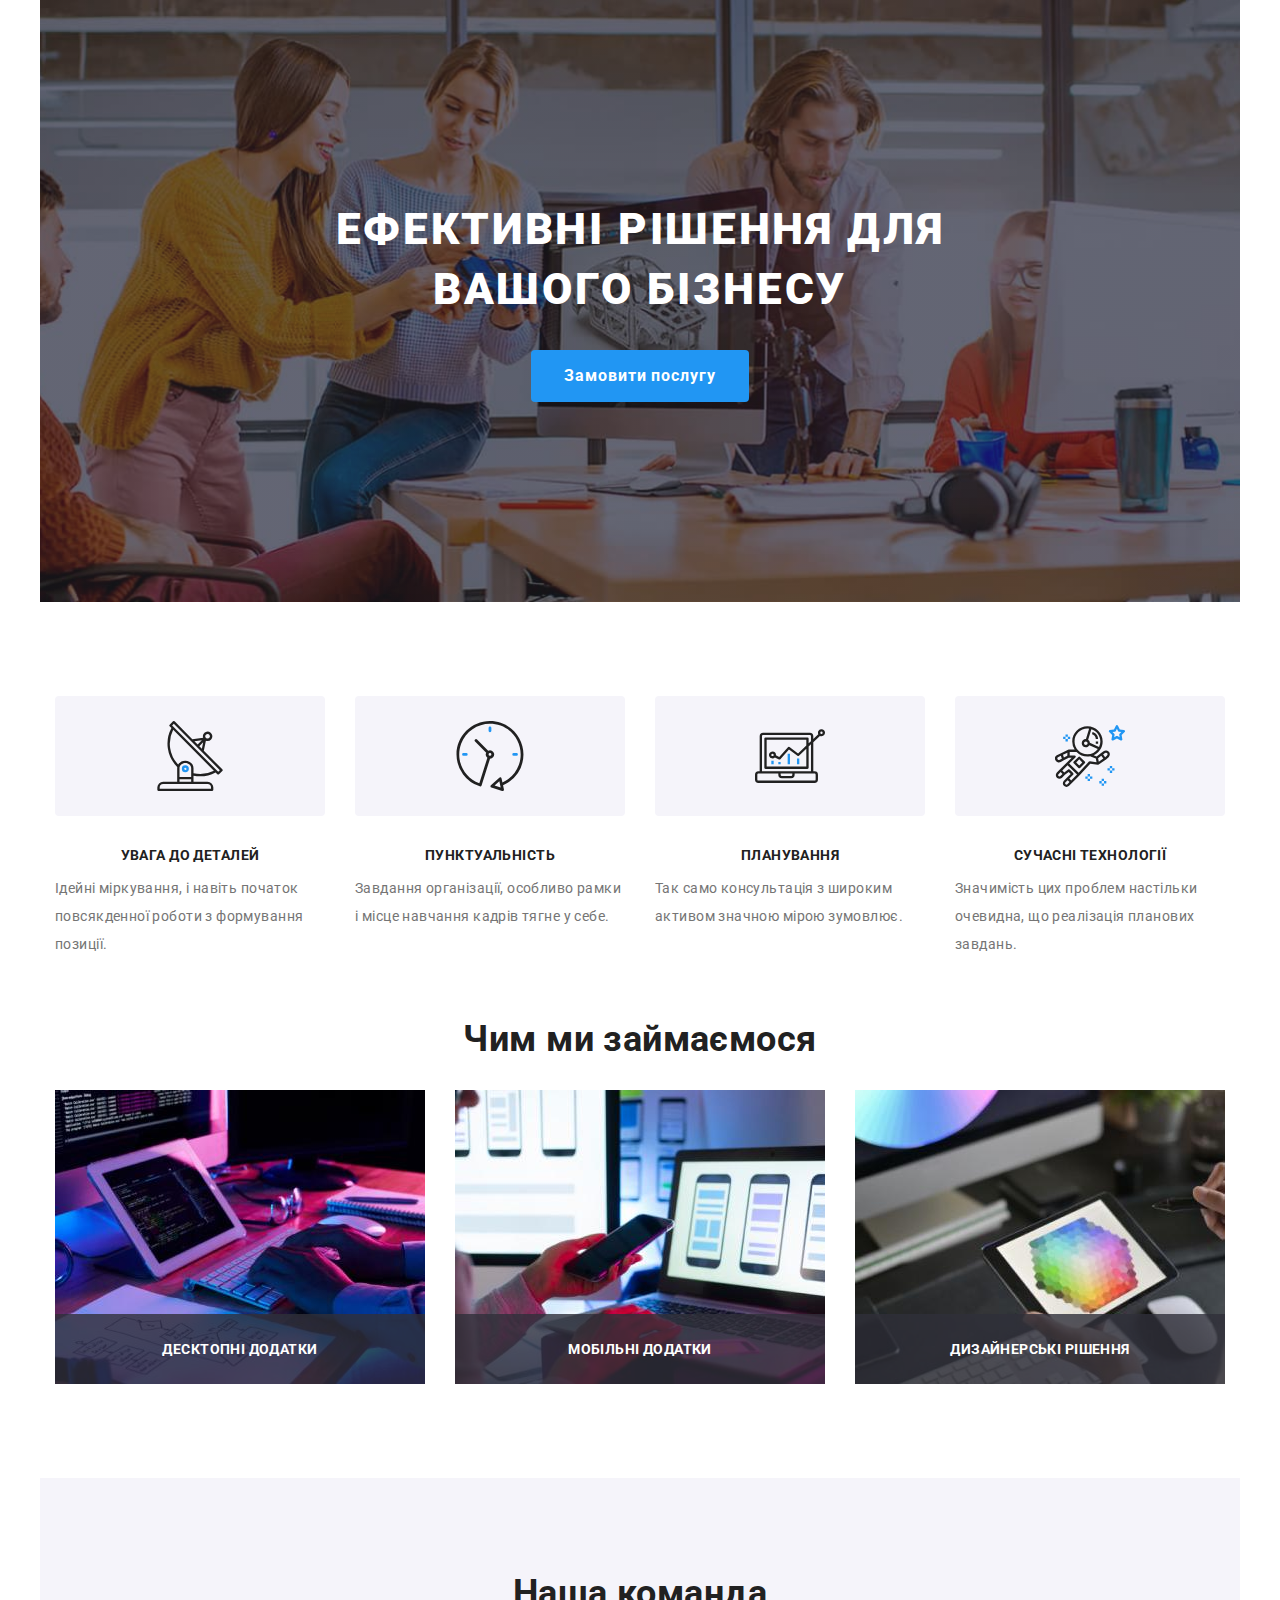
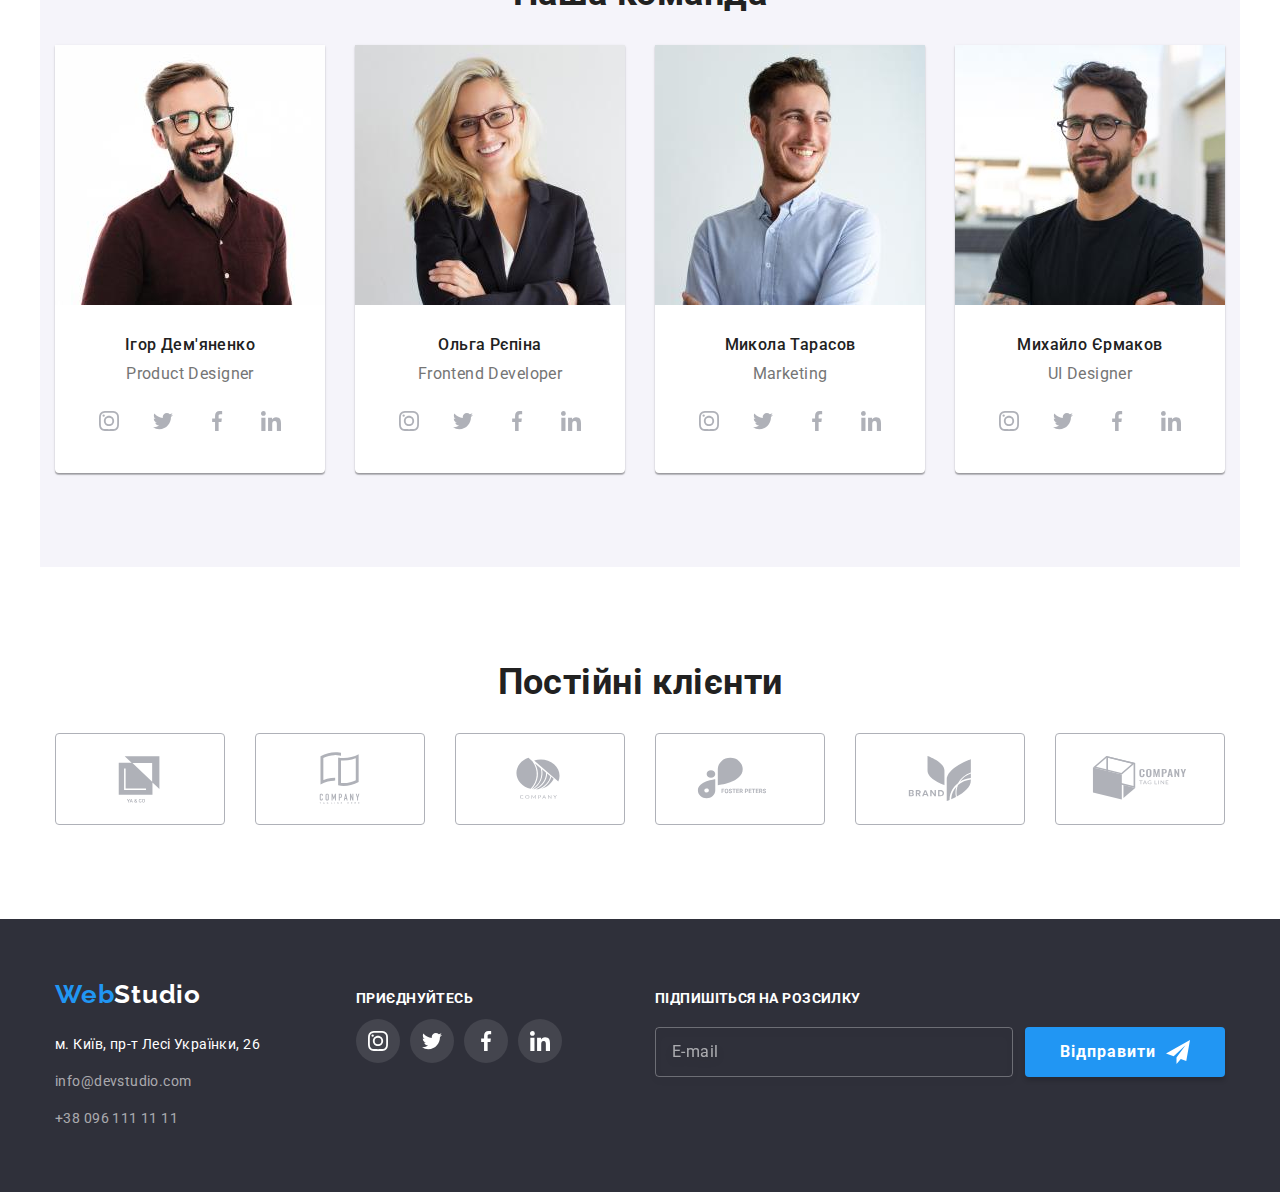
<file: index.html>
<!DOCTYPE html>
<html lang="uk">
  <head>
    <meta charset="UTF-8" />
    <meta http-equiv="X-UA-Compatible" content="IE=edge" />
    <meta name="viewport" content="width=device-width, initial-scale=1.0" />
    <title>WebStudio</title>
    <!--CCS files connection-->
    <!--<link rel="preconnect" href="https://fonts.googleapis.com">
    <link rel="preconnect" href="https://fonts.gstatic.com" crossorigin>-->
    <link
      href="https://fonts.googleapis.com/css2?family=Raleway:wght@700&family=Roboto:wght@400;500;700;900&display=swap"
      rel="stylesheet"
    />
    <link
      rel="stylesheet"
      href="https://cdnjs.cloudflare.com/ajax/libs/modern-normalize/1.1.0/modern-normalize.min.css"
    />
    <link rel="stylesheet" href="./css/main.min.css">
  </head>

  <body>
    <!-- Header Main-->
    <!-- <header class="header">
      <div class="container header__menu">
        <nav class="header-navigation">
          <a href="./index.html" class="logo logo__padding">
            <span class="logo__web--accent">Web</span
            ><span class="logo__header--accent">Studio</span></a
          >

          <ul class="header__link--main list">
            <li class="item">
              <a href="./index.html" class="link current">Студія</a>
            </li>
            <li class="item">
              <a href="./portfolio.html" class="link">Портфоліо</a>
            </li>
            <li class="item">
              <a href="./index.html" class="link">Контакти</a>
            </li>
          </ul>
        </nav>

        <ul class="header-link__contacts list header-navigation">
          <li class="item">
            <a href="mailto:info@devstudio.com" class="header__email header__icon">
              <svg width="16" height="12">
                <use href="./images/icons.svg#icon-envelope-hover"></use></svg
              >info@devstudio.com</a
            >
          </li>
          <li class="item">
            <a href="tel:+380961111111" class="header__phone header__icon">
              <svg width="10" height="16">
                <use href="./images/icons.svg#icon-smartphone"></use></svg
              >+38 096 111 11 11</a
            >
          </li>
        </ul>
      </div>
    </header> -->

    <main>
      <!--Hero Section-->
      <section class="hero overlay">
        <div class="container">
          <h1 class="hero__title">
            Ефективні рішення для <br />
            вашого бізнесу
          </h1>
          <button type="button" class="button button__primary" data-modal-open>
            Замовити послугу
          </button>
        </div>
      </section>

      <div class="backdrop is-hidden" data-modal>
        <div class="modal">
          <button data-modal-close class="button__close--modal">
            <svg width="18" height="18">
              <use href="./images/icons.svg#icon-btn-close-modal"></use>
            </svg>
          </button>

          <p class="modal__title">Залиште свої дані, ми вам передзвонимо</p>
          <form action="#" class="modal__form">
            <div class="modal__field">
              <label for="user-name" class="modal__block--name">Ім'я</label>
              <div class="modal-input__wrapper">
                <input
                  type="text"
                  name="user-name"
                  class="modal__input"
                  placeholder=""
                  required
                  id="user-name"
                />
                <svg class="modal__icon" width="18" height="18">
                  <use href="./images/icons.svg#icon-person-black-18dp-1"></use>
                </svg>
              </div>
            </div>

            <div class="modal__field">
              <label for="phone" class="modal__block--name">Телефон</label>
              <div class="modal-input__wrapper">
                <input
                  type="tel"
                  name="phone"
                  class="modal__input"
                  placeholder=""
                  required
                  id="phone"
                />
                <svg class="modal__icon" width="18" height="18">
                  <use href="./images/icons.svg#icon-phone-black-18dp-1"></use>
                </svg>
              </div>
            </div>

            <div class="modal__field">
              <label for="email" class="modal__block--name">Пошта</label>
              <div class="modal-input__wrapper">
                <input
                  type="email"
                  name="email"
                  class="modal__input"
                  placeholder=""
                  required
                  id="email"
                />
                <svg class="modal__icon" width="18" height="18">
                  <use href="./images/icons.svg#icon-email-black-18dp-1"></use>
                </svg>
              </div>
            </div>

            <div class="modal__field">
              <label for="user-text" class="modal__block--name">Коментар</label>
              <textarea
                name="user-text"
                id="user-text"
                placeholder="Введіть текст"
                class="modal__comments"
              ></textarea>
            </div>

            <div class="modal__field">
              <input
                type="checkbox"
                name="policy"
                id="policy"
                class="modal__check visibility-hidden"
              />
              <label for="policy" class="modal__check--text">
                <span class="modal__icon--check">
                  <svg width="16" height="15">
                    <use href="./images/icons.svg#icon-v-checker"></use></svg
                ></span>
                <span
                  >Погоджуюся з розсилкою та приймаю
                  <a class="modal__link--policy" href="./index.html"
                    >Умови договору</a
                  ></span
                ></label
              >
            </div>

            <button type="submit" class="modal__button">Відправити</button>
          </form>
        </div>
      </div>

      <!--Section 2-->
<!-- <h2>Наші переваги</h2> -->

      <section class="section-advantage">
        <div class="container">
          <h2 class="title-main visibility-hidden">Наші переваги</h2>

          <ul class="list section-advantage__list">
            <li class="item">
              <div class="section-advantage__icon">
                <svg width="70" height="70">
                  <use href="./images/icons.svg#icon-antenna-1"></use>
                </svg>
              </div>

              <h3 class="title-secondary">Увага до деталей</h3>
              <p class="title-secondary__text">
                Ідейні міркування, і навіть початок повсякденної роботи з
                формування позиції.
              </p>
            </li>

            <li class="item icon-clock">
              <div class="section-advantage__icon">
                <svg width="70" height="70">
                  <use href="./images/icons.svg#icon-clock-1"></use>
                </svg>
              </div>

              <h3 class="title-secondary">Пунктуальність</h3>
              <p class="title-secondary__text">
                Завдання організації, особливо рамки і місце навчання кадрів
                тягне у себе.
              </p>
            </li>

            <li class="item icon-graphic">
              <div class="section-advantage__icon">
                <svg width="70" height="70">
                  <use href="./images/icons.svg#icon-diagram-1"></use>
                </svg>
              </div>

              <h3 class="title-secondary">Планування</h3>
              <p class="title-secondary__text">
                Так само консультація з широким активом значною мірою зумовлює.
              </p>
            </li>

            <li class="item icon-astronaut">
              <div class="section-advantage__icon">
                <svg width="70" height="70">
                  <use href="./images/icons.svg#icon-astronaut-1"></use>
                </svg>
              </div>

              <h3 class="title-secondary">Сучасні технології</h3>
              <p class="title-secondary__text">
                Значимість цих проблем настільки очевидна, що реалізація
                планових завдань.
              </p>
            </li>
          </ul>
        </div>
      </section>

      <!--Section 3-->
      
      <section class="section-about">
        <div class="container">
          <h2 class="title-main">Чим ми займаємося</h2>
          <ul class="list section-about__list">
            <li class="item section-about__thumb">
              <img
                src="./images/img_1_sq.jpg"
                alt="Людина_вводить_текст_на_клавіатурі"
                width="370"
                height="294"
              />
              <div class="section-about__label">
                <p>Десктопні додатки</p>
              </div>
            </li>

            <li class="item section-about__thumb">
              <img
                src="./images/img_2_sq.jpg"
                alt="Людина_порівнює_дизайн_шаблону_на_телефоні"
                width="370"
                height="294"
              />
              <div class="section-about__label">
                <p>Мобільні додатки</p>
              </div>
            </li>

            <li class="item section-about__thumb">
              <img
                src="./images/img_3_sq.jpg"
                alt="Людина_вибирає_колір_на_планшеті"
                width="370"
                height="294"
              />
              <div class="section-about__label">
                <p>Дизайнерські рішення</p>
              </div>
            </li>
          </ul>
        </div>
      </section>

      <!-- Section 4 -->

      <section class="section-team">
        <div class="container">
          <h2 class="title-main">Наша команда</h2>
          <ul class="list section-team__list">
            <li class="item">
              <img
                src="./images/img_igor.jpg"
                alt="Фото_ІгорДем'яненко"
                width="270"
                height="260"
              />

              <div class="team-picture">
                <h3 class="team-picture__leader">Ігор Дем'яненко</h3>
                <p class="team-picture__title">Product Designer</p>
                <ul class="team-social">

                  <li class="link team-social__item">
                    <a class="team-social__link" href="#">
                      <svg class="team-social__icon" width="20" height="20">
                        <use href="./images/icons.svg#icon-instagram-2"></use>
                      </svg>
                    </a>
                  </li>

                  <li class="link team-social__item">
                    <a class="team-social__link" href="#">
                      <svg class="team-social__icon" width="20" height="20">
                        <use href="./images/icons.svg#icon-twitter-1"></use>
                      </svg>
                    </a>
                  </li>

                  <li class="link team-social__item">
                    <a class="team-social__link" href="#">
                      <svg class="team-social__icon" width="20" height="20">
                        <use href="./images/icons.svg#icon-facebook-1"></use>
                      </svg>
                    </a>
                  </li>

                  <li class="link team-social__item">
                    <a class="team-social__link" href="#">
                      <svg class="team-social__icon" width="20" height="20">
                        <use href="./images/icons.svg#icon-linkedin-1"></use>
                      </svg>
                    </a>
                  </li>
                </ul>
              </div>
            </li>

            <li class="item">
              <img
                src="./images/img_olga.jpg"
                alt="Фото_Ольга_Рєпіна"
                width="270"
                height="260"
              />

              <div class="team-picture">
                <h3 class="team-picture__leader">Ольга Рєпіна</h3>
                <p class="team-picture__title">Frontend Developer</p>
                <ul class="team-social">
                  <li class="link team-social__item">
                    <a class="team-social__link" href="#">
                      <svg class="team-social__icon" width="20" height="20">
                        <use href="./images/icons.svg#icon-instagram-2"></use>
                      </svg>
                    </a>
                  </li>

                  <li class="link team-social__item">
                    <a class="team-social__link" href="#">
                      <svg class="team-social__icon" width="20" height="20">
                        <use href="./images/icons.svg#icon-twitter-1"></use>
                      </svg>
                    </a>
                  </li>

                  <li class="link team-social__item">
                    <a class="team-social__link" href="#">
                      <svg class="team-social__icon" width="20" height="20">
                        <use href="./images/icons.svg#icon-facebook-1"></use>
                      </svg>
                    </a>
                  </li>

                  <li class="link team-social__item">
                    <a class="team-social__link" href="#">
                      <svg class="team-social__icon" width="20" height="20">
                        <use href="./images/icons.svg#icon-linkedin-1"></use>
                      </svg>
                    </a>
                  </li>
                </ul>
              </div>
            </li>

            <li class="item">
              <img
                src="./images/img_mykola.jpg"
                alt="Фото_Микола_Тарасов"
                width="270"
                height="260"
              />
              <div class="team-picture">
                <h3 class="team-picture__leader">Микола Тарасов</h3>
                <p class="team-picture__title">Marketing</p>
                <ul class="team-social">
                  <li class="link team-social__item">
                    <a class="team-social__link" href="#">
                      <svg class="team-social__icon" width="20" height="20">
                        <use href="./images/icons.svg#icon-instagram-2"></use>
                      </svg>
                    </a>
                  </li>

                  <li class="link team-social__item">
                    <a class="team-social__link" href="#">
                      <svg class="team-social__icon" width="20" height="20">
                        <use href="./images/icons.svg#icon-twitter-1"></use>
                      </svg>
                    </a>
                  </li>

                  <li class="link team-social__item">
                    <a class="team-social__link" href="#">
                      <svg class="team-social__icon" width="20" height="20">
                        <use href="./images/icons.svg#icon-facebook-1"></use>
                      </svg>
                    </a>
                  </li>

                  <li class="link team-social__item">
                    <a class="team-social__link" href="#">
                      <svg class="team-social__icon" width="20" height="20">
                        <use href="./images/icons.svg#icon-linkedin-1"></use>
                      </svg>
                    </a>
                  </li>
                </ul>
              </div>
            </li>

            <li class="item">
              <img
                src="./images/img_michael.jpg"
                alt="Фото_Михайло_Єрмаков"
                width="270"
                height="260"
              />

              <div class="team-picture">
                <h3 class="team-picture__leader">Михайло Єрмаков</h3>
                <p class="team-picture__title">UI Designer</p>
                <ul class="team-social">
                  <li class="link team-social__item">
                    <a class="team-social__link" href="#">
                      <svg class="team-social__icon" width="20" height="20">
                        <use href="./images/icons.svg#icon-instagram-2"></use>
                      </svg>
                    </a>
                  </li>

                  <li class="link team-social__item">
                    <a class="team-social__link" href="#">
                      <svg class="team-social__icon" width="20" height="20">
                        <use href="./images/icons.svg#icon-twitter-1"></use>
                      </svg>
                    </a>
                  </li>

                  <li class="link team-social__item">
                    <a class="team-social__link" href="#">
                      <svg class="team-social__icon" width="20" height="20">
                        <use href="./images/icons.svg#icon-facebook-1"></use>
                      </svg>
                    </a>
                  </li>

                  <li class="link team-social__item">
                    <a class="team-social__link" href="#">
                      <svg class="team-social__icon" width="20" height="20">
                        <use href="./images/icons.svg#icon-linkedin-1"></use>
                      </svg>
                    </a>
                  </li>
                </ul>
              </div>
            </li>
          </ul>
        </div>
      </section>

      <!--SECTION 5-->

      <section class="section-clients">
        <div class="container">
          <h2 class="title-main">Постійні клієнти</h2>

          <ul class="client-list">
            <li class="link client-list__item">
              <a class="client-list__link" href="#">
                <svg class="client-list__icon" width="106" height="60">
                  <use href="./images/icons.svg#icon-Logo_1"></use>
                </svg>
              </a>
            </li>

            <li class="link client-list__item">
              <a class="client-list__link" href="#">
                <svg class="client-list__icon" width="106" height="60">
                  <use href="./images/icons.svg#icon-Logo_2"></use>
                </svg>
              </a>
            </li>

            <li class="link client-list__item">
              <a class="client-list__link" href="#">
                <svg class="client-list__icon" width="106" height="60">
                  <use href="./images/icons.svg#icon-Logo_3"></use>
                </svg>
              </a>
            </li>

            <li class="link client-list__item">
              <a class="client-list__link" href="#">
                <svg class="client-list__icon" width="106" height="60">
                  <use href="./images/icons.svg#icon-Logo_4"></use>
                </svg>
              </a>
            </li>

            <li class="link client-list__item">
              <a class="client-list__link" href="#">
                <svg class="client-list__icon" width="106" height="60">
                  <use href="./images/icons.svg#icon-Logo_5"></use>
                </svg>
              </a>
            </li>

            <li class="link client-list__item">
              <a class="client-list__link" href="#">
                <svg class="client-list__icon" width="106" height="60">
                  <use href="./images/icons.svg#icon-Logo_6"></use>
                </svg>
              </a>
            </li>
          </ul>
        </div>
      </section>


    </main>

    <!--Footer-->

    <footer class="footer">
      <div class="container">
        <div class="footer__content">
          <div class="footer__contacts">
            <a href="./index.html" class="logo logo__footer">
              <span class="logo__web--accent">Web</span
              ><span class="logo__accent--footer">Studio</span></a
            >

            <address class="footer-address">
              <ul class="list">
                <li class="footer-address__street">
                  <a
                    class="footer-address"
                    href="https://goo.gl/maps/CPtrU1FHBa2aNyZL9"
                    target="_blank"
                    rel="noopener noreferrer nofollow"
                    >м. Київ, пр-т Лесі Українки, 26</a
                  >
                </li>
                <li>
                  <a class="footer__email" href="mailto:info@devstudio.com"
                    >info@devstudio.com
                  </a>
                </li>
                <li>
                  <a class="footer__phone" href="tel:+380961111111"
                    >+38 096 111 11 11
                  </a>
                </li>
              </ul>
            </address>
          </div>

          <div class="footer-icon">
            <h3 class="footer-icon__header">приєднуйтесь</h3>
            <ul class="footer-icon__list">
              <li class="link footer-icon__item">
                <a
                  class="footer-icon__link"
                  href="https://www.instagram.com/"
                  target="_blank"
                  rel="noopener noreferrer"
                  aria-label="instagram"
                >
                  <svg class="footer-icon__logo" width="20" height="20">
                    <use href="./images/icons.svg#icon-instagram-2"></use>
                  </svg>
                </a>
              </li>

              <li class="link footer-icon__item">
                <a
                  class="footer-icon__link"
                  href="https://www.twitter.com/"
                  target="_blank"
                  rel="noopener noreferrer"
                  aria-label="twitter"
                >
                  <svg class="footer-icon__logo" width="20" height="20">
                    <use href="./images/icons.svg#icon-twitter-1"></use>
                  </svg>
                </a>
              </li>

              <li class="link footer-icon__item">
                <a
                  class="footer-icon__link"
                  href="https://www.facebook.com/"
                  target="_blank"
                  rel="noopener noreferrer"
                  aria-label="facebook"
                >
                  <svg class="footer-icon__logo" width="20" height="20">
                    <use href="./images/icons.svg#icon-facebook-1"></use>
                  </svg>
                </a>
              </li>

              <li class="link footer-icon__item">
                <a
                  class="footer-icon__link"
                  href="https://www.linkedin.com/"
                  target="_blank"
                  rel="noopener noreferrer"
                  aria-label="linkedin"
                >
                  <svg class="footer-icon__logo" width="20" height="20">
                    <use href="./images/icons.svg#icon-linkedin-1"></use>
                  </svg>
                </a>
              </li>
            </ul>
          </div>

          <form action="#" class="footer-form">
            <h3 class="footer-form__header">Підпишіться на розсилку</h3>
            <div class="footer-form__items">
              <input
                type="email"
                class="footer-form__email"
                placeholder="E-mail"
                name="user-email"
                required
                id="email-footer"
              />
              <button type="submit" class="footer-form__button">
                Відправити
              </button>
            </div>
          </form>
        </div>
      </div>
    </footer>
    
    
    <script src="./js/modal.js"></script>
  </body>
</html>
</file>
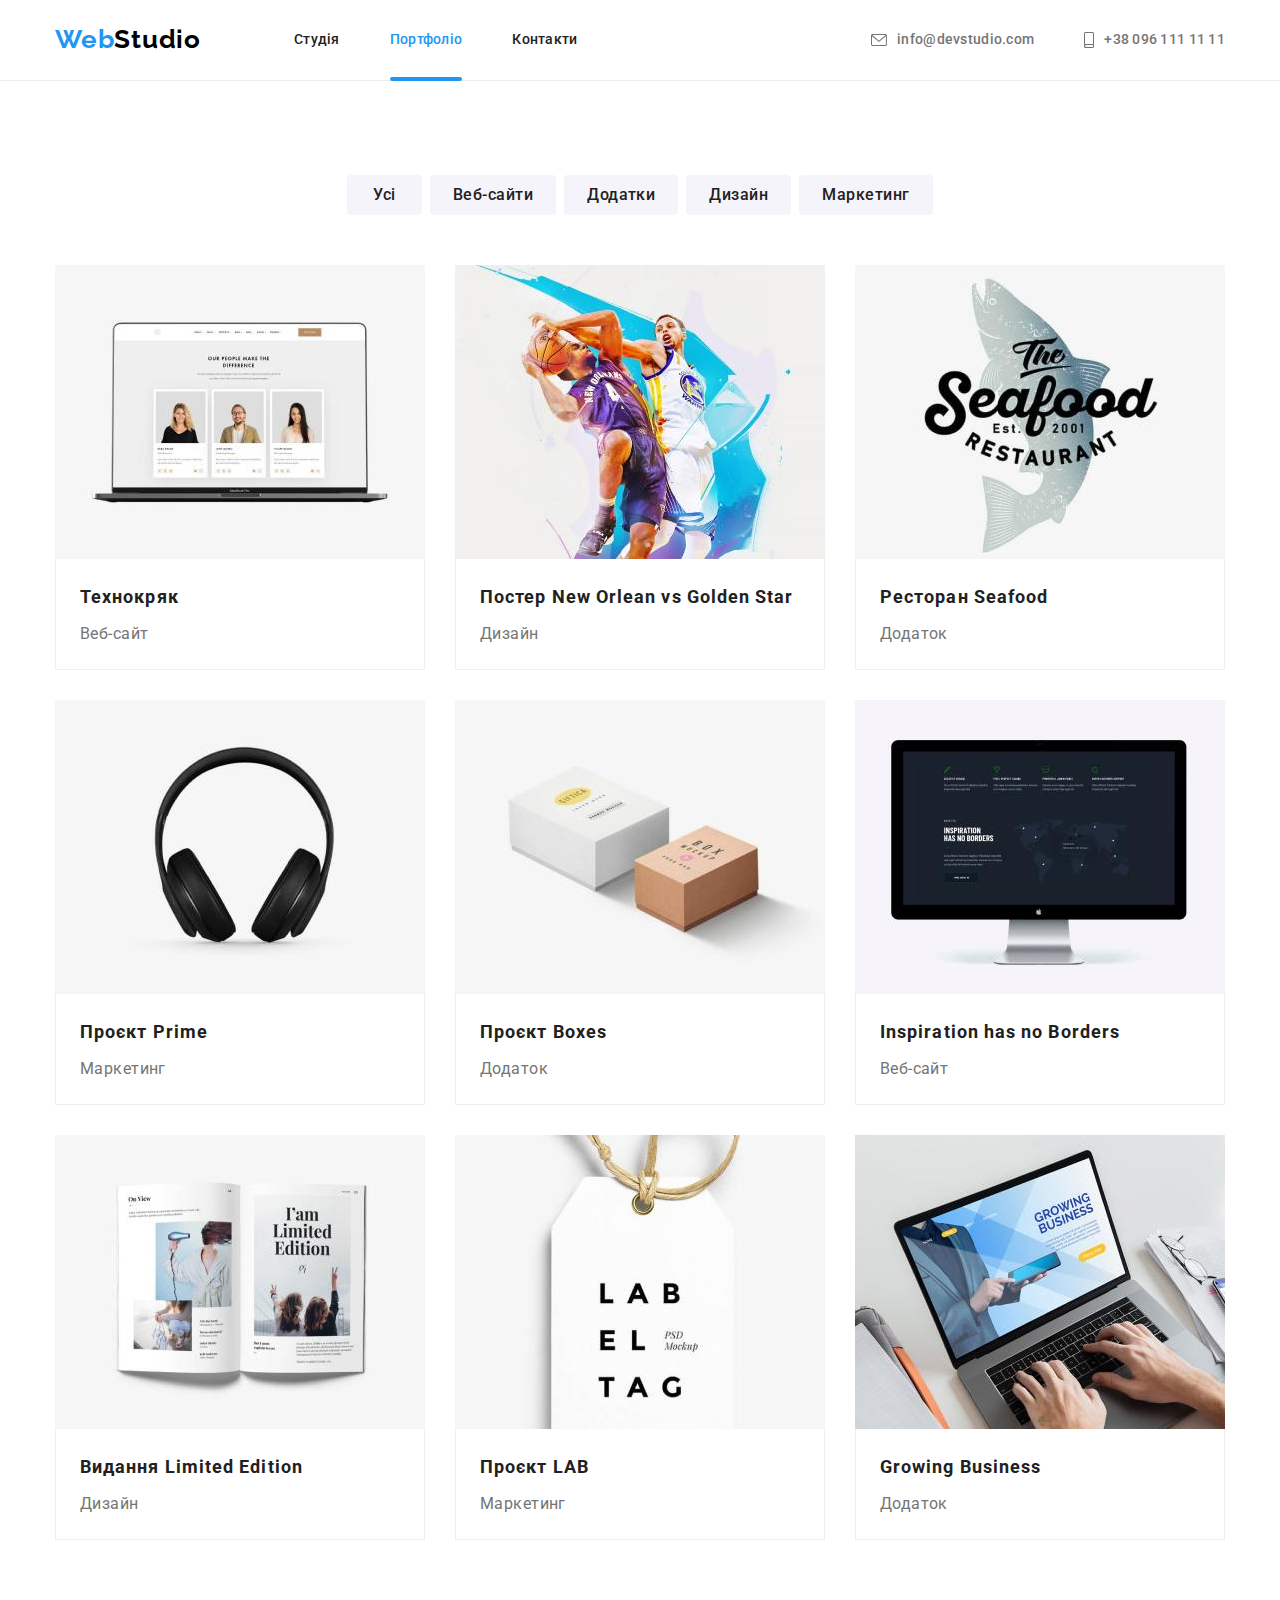
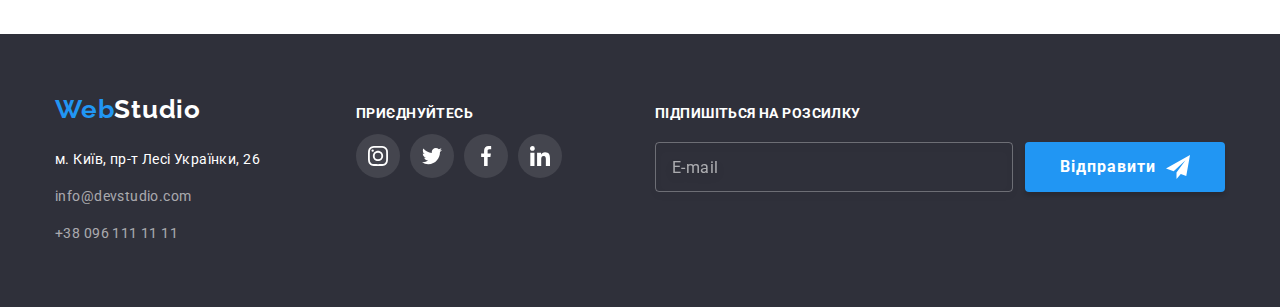
<file: portfolio.html>
<!DOCTYPE html>
<html lang="uk">
  <head>
    <meta charset="UTF-8" />
    <meta http-equiv="X-UA-Compatible" content="IE=edge" />
    <meta name="viewport" content="width=device-width, initial-scale=1.0" />
    <title>WebStudio</title>
    <!--CCS files connection-->
    <!--<link rel="preconnect" href="https://fonts.googleapis.com">
    <link rel="preconnect" href="https://fonts.gstatic.com" crossorigin>-->
    <link
      href="https://fonts.googleapis.com/css2?family=Raleway:wght@700&family=Roboto:wght@400;500;700;900&display=swap"
      rel="stylesheet"
    />
    <link
      rel="stylesheet"
      href="https://cdnjs.cloudflare.com/ajax/libs/modern-normalize/1.1.0/modern-normalize.min.css"
    />
    <link rel="stylesheet" href="./css/main.min.css">
  </head>

  <body>
    <!--Header-->
    <header class="header">
      <div class="container header__menu">
        <nav class="header-navigation">
          <a href="./index.html" class="logo logo__padding">
            <span class="logo__web--accent">Web</span><span class="logo__header--accent">Studio</span></a>
    
          <ul class="header__link--main list">
            <li class="item">
              <a href="./index.html" class="link">Студія</a>
            </li>
            <li class="item">
              <a href="./portfolio.html" class="link current">Портфоліо</a>
            </li>
            <li class="item">
              <a href="./index.html" class="link">Контакти</a>
            </li>
          </ul>
        </nav>
    
        <ul class="header-link__contacts list header-navigation">
          <li class="item">
            <a href="mailto:info@devstudio.com" class="header__email header__icon">
              <svg width="16" height="12">
                <use href="./images/icons.svg#icon-envelope-hover"></use>
              </svg>info@devstudio.com</a>
          </li>
          <li class="item">
            <a href="tel:+380961111111" class="header__phone header__icon">
              <svg width="10" height="16">
                <use href="./images/icons.svg#icon-smartphone"></use>
              </svg>+38 096 111 11 11</a>
          </li>
        </ul>
      </div>
    </header>

    <!--Main-->
    <main>
      <!--Main Section-->

      <section class="section-portfolio">
        <div class="container">
          <h1 class="visibility-hidden">Портфоліо</h1>

          <ul class="list section-portfolio__menu">
            <li class="item">
              <button class="button secondary pointer btn-all" type="button">
                Усі
              </button>
            </li>
            <li class="item">
              <button class="button secondary pointer btn-web" type="button">
                Веб-сайти
              </button>
            </li>
            <li class="item">
              <button class="button secondary pointer btn-extra" type="button">
                Додатки
              </button>
            </li>
            <li class="item">
              <button class="button secondary pointer btn-design" type="button">
                Дизайн
              </button>
            </li>
            <li class="item">
              <button
                class="button secondary pointer btn-marketing"
                type="button"
              >
                Маркетинг
              </button>
            </li>
          </ul>

          <!--9 windows-->

          <ul class="list portfolio-categories">
            <li class="portfolio-categories__element item">
              <a class="link portfolio-categories__link" href="#">
                <div class="image-thumb">
                  <img
                    src="./images/portfolio/img_1sq.jpg"
                    alt="Відкритий ноутбук"
                    width="370"
                    height="294"
                  />
                  <div class="portfolio-overlay">
                    <p class="portfolio-overlay__text">
                      Ресурс пропонує комплексні пропозиції з різним рівнем
                      функціоналу та сервісів. Все це дозволить відвідувачу
                      отримати вичерпні відомості про компанію чи приватну
                      особу.
                    </p>
                  </div>
                </div>

                <div class="border-container">
                  <h2 class="border-container__title">Технокряк</h2>
                  <p class="border-container__text">Веб-сайт</p>
                </div>
              </a>
            </li>

            <li class="portfolio-categories__element item">
              <a class="link portfolio-categories__link" href="#">
                <div class="image-thumb">
                  <img
                    src="./images/portfolio/img_2sq.jpg"
                    alt="Постер три баскетболісти"
                    width="370"
                    height="294"
                  />
                  <div class="portfolio-overlay">
                    <p class="portfolio-overlay__text">
                      Ресурс пропонує комплексні пропозиції з різним рівнем
                      функціоналу та сервісів. Все це дозволить відвідувачу
                      отримати вичерпні відомості про компанію чи приватну
                      особу.
                    </p>
                  </div>
                </div>
                <div class="border-container">
                  <h2 class="border-container__title">
                    Постер <span lang="en">New Orlean vs Golden Star</span>
                  </h2>
                  <p class="border-container__text">Дизайн</p>
                </div>
              </a>
            </li>

            <li class="portfolio-categories__element item">
              <a class="link portfolio-categories__link" href="#">
                <div class="image-thumb">
                  <img
                    src="./images/portfolio/img_3sq.jpg"
                    alt="Логотип ресторану морепродуктів"
                    width="370"
                    height="294"
                  />
                  <div class="portfolio-overlay">
                    <p class="portfolio-overlay__text">
                      Ресурс пропонує комплексні пропозиції з різним рівнем
                      функціоналу та сервісів. Все це дозволить відвідувачу
                      отримати вичерпні відомості про компанію чи приватну
                      особу.
                    </p>
                  </div>
                </div>

                <div class="border-container">
                  <h2 class="border-container__title">
                    Ресторан <span lang="en">Seafood</span>
                  </h2>
                  <p class="border-container__text">Додаток</p>
                </div>
              </a>
            </li>

            <li class="portfolio-categories__element item">
              <a class="link portfolio-categories__link" href="#">
                <div class="image-thumb">
                  <img
                    src="./images/portfolio/img_4sq.jpg"
                    alt="Чорні навушники"
                    width="370"
                    height="294"
                  />
                  <div class="portfolio-overlay">
                    <p class="portfolio-overlay__text">
                      Ресурс пропонує комплексні пропозиції з різним рівнем
                      функціоналу та сервісів. Все це дозволить відвідувачу
                      отримати вичерпні відомості про компанію чи приватну
                      особу.
                    </p>
                  </div>
                </div>

                <div class="border-container">
                  <h2 class="border-container__title">
                    Проєкт <span lang="en">Prime</span>
                  </h2>
                  <p class="border-container__text">Маркетинг</p>
                </div>
              </a>
            </li>

            <li class="portfolio-categories__element item">
              <a class="link portfolio-categories__link" href="#">
                <div class="image-thumb">
                  <img
                    src="./images/portfolio/img_5sq.jpg"
                    alt="Одна біла та одна коричнева коробки"
                    width="370"
                    height="294"
                  />
                  <div class="portfolio-overlay">
                    <p class="portfolio-overlay__text">
                      Ресурс пропонує комплексні пропозиції з різним рівнем
                      функціоналу та сервісів. Все це дозволить відвідувачу
                      отримати вичерпні відомості про компанію чи приватну
                      особу.
                    </p>
                  </div>
                </div>

                <div class="border-container">
                  <h2 class="border-container__title">
                    Проєкт <span lang="en">Boxes</span>
                  </h2>
                  <p class="border-container__text">Додаток</p>
                </div>
              </a>
            </li>

            <li class="portfolio-categories__element item">
              <a class="link portfolio-categories__link" href="#">
                <div class="image-thumb">
                  <img
                    src="./images/portfolio/img_6sq.jpg"
                    alt="Настільний монітор"
                    width="370"
                    height="294"
                  />
                  <div class="portfolio-overlay">
                    <p class="portfolio-overlay__text">
                      Ресурс пропонує комплексні пропозиції з різним рівнем
                      функціоналу та сервісів. Все це дозволить відвідувачу
                      отримати вичерпні відомості про компанію чи приватну
                      особу.
                    </p>
                  </div>
                </div>

                <div class="border-container">
                  <h2 class="border-container__title">
                    <span lang="en">Inspiration has no Borders</span>
                  </h2>
                  <p class="border-container__text">Веб-сайт</p>
                </div>
              </a>
            </li>

            <li class="portfolio-categories__element item">
              <a class="link portfolio-categories__link" href="#">
                <div class="image-thumb">
                  <img
                    src="./images/portfolio/img_7sq.jpg"
                    alt="Відкритий журнал"
                    width="370"
                    height="294"
                  />
                  <div class="portfolio-overlay">
                    <p class="portfolio-overlay__text">
                      Ресурс пропонує комплексні пропозиції з різним рівнем
                      функціоналу та сервісів. Все це дозволить відвідувачу
                      отримати вичерпні відомості про компанію чи приватну
                      особу.
                    </p>
                  </div>
                </div>

                <div class="border-container">
                  <h2 class="border-container__title">
                    Видання <span lang="en">Limited Edition</span>
                  </h2>
                  <p class="border-container__text">Дизайн</p>
                </div>
              </a>
            </li>

            <li class="portfolio-categories__element item">
              <a class="link portfolio-categories__link" href="#">
                <div class="image-thumb">
                  <img
                    src="./images/portfolio/img_8sq.jpg"
                    alt="Білий паперовий тег"
                    width="370"
                    height="294"
                  />
                  <div class="portfolio-overlay">
                    <p class="portfolio-overlay__text">
                      Ресурс пропонує комплексні пропозиції з різним рівнем
                      функціоналу та сервісів. Все це дозволить відвідувачу
                      отримати вичерпні відомості про компанію чи приватну
                      особу.
                    </p>
                  </div>
                </div>

                <div class="border-container">
                  <h2 class="border-container__title">
                    Проєкт <span lang="en">LAB</span>
                  </h2>
                  <p class="border-container__text">Маркетинг</p>
                </div>
              </a>
            </li>

            <li class="portfolio-categories__element item">
              <a class="link portfolio-categories__link" href="#">
                <div class="image-thumb">
                  <img
                    src="./images/portfolio/img_9sq.jpg"
                    alt="Людина друкує на ноутбуці"
                    width="370"
                    height="294"
                  />
                  <div class="portfolio-overlay">
                    <p class="portfolio-overlay__text">
                      Ресурс пропонує комплексні пропозиції з різним рівнем
                      функціоналу та сервісів. Все це дозволить відвідувачу
                      отримати вичерпні відомості про компанію чи приватну
                      особу.
                    </p>
                  </div>
                </div>

                <div class="border-container">
                  <h2 class="border-container__title">
                    <span lang="en">Growing Business</span>
                  </h2>
                  <p class="border-container__text">Додаток</p>
                </div>
              </a>
            </li>
          </ul>
        </div>
      </section>
    </main>

    <!--Footer-->
    <footer class="footer">
      <div class="container">
        <div class="footer__content">
          <div class="footer__contacts">
            <a href="./index.html" class="logo logo__footer">
              <span class="logo__web--accent">Web</span><span class="logo__accent--footer">Studio</span></a>
    
            <address class="footer-address">
              <ul class="list">
                <li class="footer-address__street">
                  <a class="footer-address" href="https://goo.gl/maps/CPtrU1FHBa2aNyZL9" target="_blank"
                    rel="noopener noreferrer nofollow">м. Київ, пр-т Лесі Українки, 26</a>
                </li>
                <li>
                  <a class="footer__email" href="mailto:info@devstudio.com">info@devstudio.com
                  </a>
                </li>
                <li>
                  <a class="footer__phone" href="tel:+380961111111">+38 096 111 11 11
                  </a>
                </li>
              </ul>
            </address>
          </div>
    
          <div class="footer-icon">
            <h3 class="footer-icon__header">приєднуйтесь</h3>
            <ul class="footer-icon__list">
              <li class="link footer-icon__item">
                <a class="footer-icon__link" href="https://www.instagram.com/" target="_blank" rel="noopener noreferrer"
                  aria-label="instagram">
                  <svg class="footer-icon__logo" width="20" height="20">
                    <use href="./images/icons.svg#icon-instagram-2"></use>
                  </svg>
                </a>
              </li>
    
              <li class="link footer-icon__item">
                <a class="footer-icon__link" href="https://www.twitter.com/" target="_blank" rel="noopener noreferrer"
                  aria-label="twitter">
                  <svg class="footer-icon__logo" width="20" height="20">
                    <use href="./images/icons.svg#icon-twitter-1"></use>
                  </svg>
                </a>
              </li>
    
              <li class="link footer-icon__item">
                <a class="footer-icon__link" href="https://www.facebook.com/" target="_blank" rel="noopener noreferrer"
                  aria-label="facebook">
                  <svg class="footer-icon__logo" width="20" height="20">
                    <use href="./images/icons.svg#icon-facebook-1"></use>
                  </svg>
                </a>
              </li>
    
              <li class="link footer-icon__item">
                <a class="footer-icon__link" href="https://www.linkedin.com/" target="_blank" rel="noopener noreferrer"
                  aria-label="linkedin">
                  <svg class="footer-icon__logo" width="20" height="20">
                    <use href="./images/icons.svg#icon-linkedin-1"></use>
                  </svg>
                </a>
              </li>
            </ul>
          </div>
    
          <form action="#" class="footer-form">
            <h3 class="footer-form__header">Підпишіться на розсилку</h3>
            <div class="footer-form__items">
              <input type="email" class="footer-form__email" placeholder="E-mail" name="user-email" required
                id="email-footer" />
              <button type="submit" class="footer-form__button">
                Відправити
              </button>
            </div>
          </form>
        </div>
      </div>
    </footer>
    <script src="./js/modal.js"></script>
  </body>
</html>
</file>
<file: css/main.min.css>
html{-webkit-box-sizing:border-box;box-sizing:border-box}*,*::before *::after{-webkit-box-sizing:inherit;box-sizing:inherit}h1,h2,h3,h4,h5,h6,p,ul,li{margin:0;padding:0}img{display:block;width:100%;min-width:100%;height:auto}body{color:var(--primary-text-color);font-family:Roboto,sans-serif;letter-spacing:.03em;font-weight:400;font-size:14px;line-height:1.14;text-decoration:none}.pointer{cursor:pointer}:root{--primary-text-color: #757575;--title-text-color: #212121;--accent-color: #2196f3;--background-color-white: #f5f5f5;--gradient: linear-gradient(to right, rgba(47, 48, 58, 0.4), rgba(47, 48, 58, 0.4))}.list{list-style:none;text-decoration:none}.link{list-style:none;text-decoration:none;color:inherit;-webkit-transition:color 250ms cubic-bezier(0.4, 0, 0.2, 1);transition:color 250ms cubic-bezier(0.4, 0, 0.2, 1)}.header__link--main .link:hover,.header__link--main .link:focus{color:var(--accent-color)}.title-main{margin-bottom:30px;color:var(--title-text-color);font-weight:700;font-size:36px;line-height:1.17;text-align:center}@media screen and (min-width: 480px){.title-main{max-width:480px;font-size:28px;line-height:1.18}}@media screen and (min-width: 768px){.title-main{max-width:768px;font-size:28px;line-height:1.18}}@media screen and (min-width: 1200px){.title-main{max-width:1200px;font-size:36px;line-height:1.17}}.title-secondary{color:var(--title-text-color);font-weight:700;font-size:14px;line-height:1.33;text-transform:uppercase;text-align:center}.title-secondary__text{margin-top:10px;margin-bottom:30px;color:var(--primary-text-color);line-height:2}.visibility-hidden{position:absolute;width:1px;height:1px;margin:-1px;border:0;padding:0;white-space:nowrap;-webkit-clip-path:inset(100%);clip-path:inset(100%);clip:rect(0 0 0 0);overflow:hidden}.button{display:inline-block;border-radius:4px;text-align:center;border:1px solid rgba(0,0,0,0);color:#fff;background-color:var(--accent-color);font-size:16px;padding:12px 24px;-webkit-transition:background-color 250ms cubic-bezier(0.4, 0, 0.2, 1),color 250ms cubic-bezier(0.4, 0, 0.2, 1);transition:background-color 250ms cubic-bezier(0.4, 0, 0.2, 1),color 250ms cubic-bezier(0.4, 0, 0.2, 1)}.button.button__primary{padding:10px 32px;min-width:200px;-webkit-box-pack:center;-ms-flex-pack:center;justify-content:center;margin:0px;cursor:pointer;color:#fff;background-color:var(--accent-color);border-color:rgba(0,0,0,0);font-weight:700;font-size:16px;line-height:1.88;letter-spacing:.06em;-webkit-box-shadow:0px 4px 4px rgba 0 0 0 15%;box-shadow:0px 4px 4px rgba 0 0 0 15%;-webkit-transition:background-color 250ms cubic-bezier(0.4, 0, 0.2, 1),-webkit-box-shadow 250ms cubic-bezier(0.4, 0, 0.2, 1);transition:background-color 250ms cubic-bezier(0.4, 0, 0.2, 1),-webkit-box-shadow 250ms cubic-bezier(0.4, 0, 0.2, 1);transition:background-color 250ms cubic-bezier(0.4, 0, 0.2, 1),box-shadow 250ms cubic-bezier(0.4, 0, 0.2, 1);transition:background-color 250ms cubic-bezier(0.4, 0, 0.2, 1),box-shadow 250ms cubic-bezier(0.4, 0, 0.2, 1),-webkit-box-shadow 250ms cubic-bezier(0.4, 0, 0.2, 1)}.button.button__primary:hover,.button.button__primary:focus{background-color:#2196f3;-webkit-box-shadow:0px 4px 4px rgba(0,0,0,.15);box-shadow:0px 4px 4px rgba(0,0,0,.15)}.button.secondary{color:var(--title-text-color);background-color:#f5f4fa;border-color:rgba(0,0,0,0);font-family:Roboto,sans-serif;font-weight:500;font-size:16px;line-height:1.63;text-align:center;letter-spacing:.03em}.button.secondary:hover,.button.secondary:focus{color:#fff;background-color:var(--accent-color);-webkit-box-shadow:0px 3px 1px rgba(0,0,0,.1),0px 1px 2px rgba(0,0,0,.08),0px 2px 2px rgba(0,0,0,.12);box-shadow:0px 3px 1px rgba(0,0,0,.1),0px 1px 2px rgba(0,0,0,.08),0px 2px 2px rgba(0,0,0,.12)}.modal__button{display:block;padding:10px 52px;margin-left:auto;margin-right:auto;margin-top:30px;border:none;font-weight:700;font-size:16px;line-height:1.875;-webkit-box-align:center;-ms-flex-align:center;align-items:center;text-align:center;letter-spacing:.06em;border-radius:4px;color:#fff;background:#2196f3;-webkit-box-shadow:0px 4px 4px rgba(0,0,0,.15);box-shadow:0px 4px 4px rgba(0,0,0,.15);cursor:pointer;-webkit-transition:background 250ms cubic-bezier(0.4, 0, 0.2, 1),-webkit-box-shadow 250ms cubic-bezier(0.4, 0, 0.2, 1);transition:background 250ms cubic-bezier(0.4, 0, 0.2, 1),-webkit-box-shadow 250ms cubic-bezier(0.4, 0, 0.2, 1);transition:background 250ms cubic-bezier(0.4, 0, 0.2, 1),box-shadow 250ms cubic-bezier(0.4, 0, 0.2, 1);transition:background 250ms cubic-bezier(0.4, 0, 0.2, 1),box-shadow 250ms cubic-bezier(0.4, 0, 0.2, 1),-webkit-box-shadow 250ms cubic-bezier(0.4, 0, 0.2, 1)}.modal__button:hover,.modal__button:focus{background:#188ce8;-webkit-box-shadow:0px 4px 4px rgba(0,0,0,.15);box-shadow:0px 4px 4px rgba(0,0,0,.15)}.container{width:100%;padding-left:15px;padding-right:15px;margin:0 auto}@media screen and (min-width: 480px){.container{max-width:480px}}@media screen and (min-width: 768px){.container{max-width:768px}}@media screen and (min-width: 1200px){.container{max-width:1200px}}.team-social{display:-webkit-box;display:-ms-flexbox;display:flex;-webkit-box-pack:center;-ms-flex-pack:center;justify-content:center;gap:10px}.team-social__item{width:44px;height:44px}.team-social__link{width:100%;height:100%;fill:currentColor;background-color:#fff;border-radius:50%;display:-webkit-box;display:-ms-flexbox;display:flex;-webkit-box-align:center;-ms-flex-align:center;align-items:center;-webkit-box-pack:center;-ms-flex-pack:center;justify-content:center;-webkit-transition:background-color 250ms cubic-bezier(0.4, 0, 0.2, 1);transition:background-color 250ms cubic-bezier(0.4, 0, 0.2, 1)}.team-social__link:hover,.team-social__link:focus{background-color:#2196f3}.team-social__icon{fill:#afb1b8;-webkit-transition:fill 250ms cubic-bezier(0.4, 0, 0.2, 1);transition:fill 250ms cubic-bezier(0.4, 0, 0.2, 1)}.team-social__link:hover .team-social__icon{fill:#fff}.team-social__link:focus .team-social__icon{fill:#fff}.section-advantage__icon{display:-webkit-box;display:-ms-flexbox;display:flex;-webkit-box-align:center;-ms-flex-align:center;align-items:center;-webkit-box-pack:center;-ms-flex-pack:center;justify-content:center;width:100%;height:120px;background:#f5f4fa;border-radius:4px;gap:30px;margin-bottom:30px}.section-about__thumb{position:relative;overflow:hidden}.section-about__thumb>.section-about__label{position:absolute;bottom:0;width:100%;height:70px;margin:0;padding:27px 0px;-webkit-box-align:center;-ms-flex-align:center;align-items:center;-webkit-box-pack:center;-ms-flex-pack:center;justify-content:center;display:-webkit-box;display:-ms-flexbox;display:flex;background:rgba(47,48,58,.8);font-weight:700;line-height:1.14px;text-transform:uppercase;color:#fff}.section-about{padding-bottom:94px}@media screen and (max-width: 1199px){.section-about{display:none}}.section-about__list{display:-webkit-box;display:-ms-flexbox;display:flex;-ms-flex-wrap:wrap;flex-wrap:wrap;-webkit-column-gap:30px;-moz-column-gap:30px;column-gap:30px;row-gap:50px}.section-about__list .item{width:calc((100% - 60px)/3)}.backdrop.is-hidden .modal{-webkit-transform:translate(-50%, -50%);transform:translate(-50%, -50%);-webkit-transition:scale 500ms cubic-bezier(0.4, 0, 0.2, 1);transition:scale 500ms cubic-bezier(0.4, 0, 0.2, 1)}.modal{position:absolute;top:50%;left:50%;-webkit-transform:translate(-50%, -50%);transform:translate(-50%, -50%);width:528px;padding:40px;background:#fff;-webkit-box-shadow:0px 1px 3px rgba(0,0,0,.12),0px 1px 1px rgba(0,0,0,.14),0px 2px 1px rgba(0,0,0,.2);box-shadow:0px 1px 3px rgba(0,0,0,.12),0px 1px 1px rgba(0,0,0,.14),0px 2px 1px rgba(0,0,0,.2);border-radius:4px}.button__close--modal{position:absolute;top:8px;right:8px;width:30px;height:30px;display:-webkit-box;display:-ms-flexbox;display:flex;-webkit-box-align:center;-ms-flex-align:center;align-items:center;-webkit-box-pack:center;-ms-flex-pack:center;justify-content:center;padding:0;border-radius:50%;background:#fff;border:1px solid rgba(0,0,0,.1);cursor:pointer;-webkit-transition:fill 250ms cubic-bezier(0.4, 0, 0.2, 1);transition:fill 250ms cubic-bezier(0.4, 0, 0.2, 1)}.button__close--modal:hover,.button__close--modal:focus{fill:#2196f3}.modal__title{margin-bottom:12px;font-weight:700;font-size:20px;line-height:1.15;text-align:center;letter-spacing:.03em;color:#212121}.modal__block--name{font-weight:400;font-size:12px;line-height:1.16;letter-spacing:.01em}.modal__input{padding-left:42px;font-size:14px;color:#000;width:100%;height:40px;outline:rgba(0,0,0,0);border:1px solid rgba(33,33,33,.2);border-radius:4px;-webkit-transition:border-color 500ms cubic-bezier(0.4, 0, 0.2, 1);transition:border-color 500ms cubic-bezier(0.4, 0, 0.2, 1)}.modal__input:hover,.modal__input:focus{border-color:#2196f3}.modal__icon{position:absolute;left:12px;top:50%;-webkit-transform:translateY(-50%);transform:translateY(-50%);-webkit-transition:fill 250ms cubic-bezier(0.4, 0, 0.2, 1);transition:fill 250ms cubic-bezier(0.4, 0, 0.2, 1)}.modal__input:hover+.modal__icon,.modal__input:focus+.modal__icon{fill:#2196f3}.modal-input__wrapper{position:relative;margin-top:4px}.modal__field{margin-bottom:10px}.modal__field:nth-child(4){margin-bottom:20px}.modal__comments{margin-top:4px;resize:none;width:100%;height:120px;padding:12px 16px;color:#000;border:1px solid rgba(33,33,33,.2);border-radius:4px;outline:rgba(0,0,0,0);-webkit-transition:border-color 250ms cubic-bezier(0.4, 0, 0.2, 1);transition:border-color 250ms cubic-bezier(0.4, 0, 0.2, 1)}.modal__comments:hover,.modal__comments:focus{border-color:#2196f3}.modal__comments::-webkit-input-placeholder{color:rgba(117,117,117,.5)}.modal__comments::-moz-placeholder{color:rgba(117,117,117,.5)}.modal__comments:-ms-input-placeholder{color:rgba(117,117,117,.5)}.modal__comments::-ms-input-placeholder{color:rgba(117,117,117,.5)}.modal__comments::placeholder{color:rgba(117,117,117,.5)}.modal__check--text{display:-webkit-box;display:-ms-flexbox;display:flex;-webkit-box-align:center;-ms-flex-align:center;align-items:center;margin-bottom:3px;margin-left:13px;font-weight:400;font-size:14px;line-height:1.71;letter-spacing:.03em;color:#757575}.modal__check:checked+.modal__check--text .modal__icon--check{background-color:#2196f3;border:none;fill:#fff}.modal__check:focus+.modal__check--text .modal__icon--check{border-color:#2196f3}.modal__check--text .modal__icon--check{display:-webkit-box;display:-ms-flexbox;display:flex;-webkit-box-align:center;-ms-flex-align:center;align-items:center;-webkit-box-pack:center;-ms-flex-pack:center;justify-content:center;width:16px;height:15px;border:2px solid #212121;border-radius:2px;margin-right:7px;fill:rgba(0,0,0,0);-webkit-transition:fill 250ms cubic-bezier(0.4, 0, 0.2, 1),background-color 250ms cubic-bezier(0.4, 0, 0.2, 1),border 250ms cubic-bezier(0.4, 0, 0.2, 1);transition:fill 250ms cubic-bezier(0.4, 0, 0.2, 1),background-color 250ms cubic-bezier(0.4, 0, 0.2, 1),border 250ms cubic-bezier(0.4, 0, 0.2, 1)}.modal__link--policy{font-weight:400;font-size:14px;line-height:1.71;letter-spacing:.03em;text-decoration:none;-webkit-text-decoration-line:underline;text-decoration-line:underline;color:#2196f3}.logo{color:var(--accent-color);font-family:Raleway,sans-serif;font-weight:700;font-size:26px;line-height:1.19;letter-spacing:.03em;text-decoration:none}.header{border-bottom:1px solid #ececec;background-color:#fff}.logo__header--accent{color:#000}.logo__web--accent{color:var(--accent-color);font-family:Raleway,sans-serif;font-weight:700;font-size:26px;line-height:1.19;letter-spacing:.03em}.header__icon{display:-webkit-box;display:-ms-flexbox;display:flex;-webkit-box-align:center;-ms-flex-align:center;align-items:center;fill:currentColor;gap:10px}.header__link--main .link{display:block;padding-top:32px;padding-bottom:32px;position:relative;color:var(--title-text-color);font-weight:500;line-height:1.14;letter-spacing:.02em}.header__menu{display:-webkit-box;display:-ms-flexbox;display:flex;-webkit-box-align:center;-ms-flex-align:center;align-items:center}.header-navigation{display:-webkit-box;display:-ms-flexbox;display:flex;-webkit-box-align:center;-ms-flex-align:center;align-items:center}.header-link__contacts{display:-webkit-box;display:-ms-flexbox;display:flex;margin-left:auto}.header-link__contacts .item{display:block;padding-top:32px;padding-bottom:32px}.header-link__contacts .item+.item{margin-left:50px}.logo__padding{display:block;padding-top:24px;padding-bottom:25px}.header__link--main{display:-webkit-box;display:-ms-flexbox;display:flex;margin-left:93px}.header__link--main .current::after{display:-webkit-box;display:-ms-flexbox;display:flex;position:absolute;content:"";-webkit-box-align:end;-ms-flex-align:end;align-items:flex-end;left:0%;bottom:-1px;border-radius:2px;width:100%;height:4px;background-color:var(--accent-color)}.header__link--main .item+.item{margin-left:50px}.header__link--main .link.current{color:var(--accent-color)}.header__email{color:var(--primary-text-color);font-weight:500;line-height:1.14;letter-spacing:.02em;text-decoration:none;-webkit-transition:color 250ms cubic-bezier(0.4, 0, 0.2, 1);transition:color 250ms cubic-bezier(0.4, 0, 0.2, 1)}.header-link__contacts .header__email:hover,.header-link__contacts .header__email:focus{color:var(--accent-color)}.header__phone{color:var(--primary-text-color);font-weight:500;line-height:1.14;letter-spacing:.02em;text-decoration:none;-webkit-transition:color 250ms cubic-bezier(0.4, 0, 0.2, 1);transition:color 250ms cubic-bezier(0.4, 0, 0.2, 1)}.header-link__contacts .header__phone:hover,.header-link__contacts .header__phone:focus{color:var(--accent-color)}.hero{margin-top:0;margin-bottom:0;-webkit-box-align:center;-ms-flex-align:center;align-items:center;text-align:center;padding:200px 0px 200px 0px;margin:0 auto;background-color:#2f303a}@media screen and (min-width: 480px){.hero{max-width:480px;padding:118px 0px 118px 0px}}@media screen and (min-width: 768px){.hero{max-width:768px;padding:118px 0px 118px 0px}}@media screen and (min-width: 1200px){.hero{max-width:1200px;padding:200px 0px 200px 0px}}.hero__title{margin-bottom:30px;color:#fff;font-weight:900;font-size:26px;line-height:1.62;text-align:center;letter-spacing:.06em;text-transform:uppercase}@media screen and (min-width: 480px){.hero__title{max-width:480px;font-size:26px;line-height:1.62}}@media screen and (min-width: 768px){.hero__title{max-width:768px;font-size:26px;line-height:1.62}}@media screen and (min-width: 1200px){.hero__title{max-width:1200px;font-size:44px;line-height:1.36}}.overlay{max-width:100%;margin-left:auto;margin-right:auto;background-image:var(--gradient),url(../images/main_bq.jpg);background-repeat:no-repeat;background-size:cover;background-position:center}@media(min-device-pixel-ratio: 2),(-webkit-min-device-pixel-ratio: 2),(min-resolution: 192dpi),(min-resolution: 2dppx){.overlay{background-image:var(--gradient),url(../../images/hero-bg-tab/header-desktop-2x.jpg);background-repeat:no-repeat;background-size:cover;background-position:center}}@media screen and (min-width: 480px){.overlay{max-width:480px;background-image:var(--gradient),url(../../images/hero-bg-tab/header-mobile.jpg);background-repeat:no-repeat;background-size:cover;background-position:center}}@media screen and (min-width: 480px)and (min-device-pixel-ratio: 2),screen and (min-width: 480px)and (-webkit-min-device-pixel-ratio: 2),screen and (min-width: 480px)and (min-resolution: 192dpi),screen and (min-width: 480px)and (min-resolution: 2dppx){.overlay{background-image:var(--gradient),url(../../images/hero-bg-tab/header-mobile-2x.jpg);background-repeat:no-repeat;background-size:cover;background-position:center}}@media screen and (min-width: 768px){.overlay{max-width:768px;background-image:var(--gradient),url(../../images/hero-bg-tab/header-tablet.jpg);background-repeat:no-repeat;background-size:cover;background-position:center}}@media screen and (min-width: 768px)and (min-device-pixel-ratio: 2),screen and (min-width: 768px)and (-webkit-min-device-pixel-ratio: 2),screen and (min-width: 768px)and (min-resolution: 192dpi),screen and (min-width: 768px)and (min-resolution: 2dppx){.overlay{background-image:var(--gradient),url(../../images/hero-bg-tab/header-tablet-2x.jpg);background-repeat:no-repeat;background-size:cover;background-position:center}}@media screen and (min-width: 1200px){.overlay{max-width:1200px;background-image:var(--gradient),url(../images/main_bq.jpg);background-repeat:no-repeat;background-size:cover;background-position:center}}@media screen and (min-width: 1200px)and (min-device-pixel-ratio: 2),screen and (min-width: 1200px)and (-webkit-min-device-pixel-ratio: 2),screen and (min-width: 1200px)and (min-resolution: 192dpi),screen and (min-width: 1200px)and (min-resolution: 2dppx){.overlay{background-image:var(--gradient),url(../../images/hero-bg-tab/header-desktop-2x.jpg);background-repeat:no-repeat;background-size:cover;background-position:center}}.backdrop{position:fixed;top:0;left:0;width:100%;height:100%;background:rgba(0,0,0,.2);z-index:1;-webkit-transition:opacity 500ms cubic-bezier(0.4, 0, 0.2, 1),visibility 500ms cubic-bezier(0.4, 0, 0.2, 1);transition:opacity 500ms cubic-bezier(0.4, 0, 0.2, 1),visibility 500ms cubic-bezier(0.4, 0, 0.2, 1)}.backdrop.is-hidden{opacity:0;pointer-events:none;visibility:hidden;-webkit-transition:opacity 500ms cubic-bezier(0.4, 0, 0.2, 1),visibility 500ms cubic-bezier(0.4, 0, 0.2, 1);transition:opacity 500ms cubic-bezier(0.4, 0, 0.2, 1),visibility 500ms cubic-bezier(0.4, 0, 0.2, 1)}.section-advantage{padding-top:60px;padding-bottom:30px}@media screen and (min-width: 1200px){.section-advantage{max-width:1200px;margin:0 auto;padding-top:94px}}.section-advantage__list{display:-webkit-box;display:-ms-flexbox;display:flex;width:100%}.section-advantage__list .item:last-child{margin-right:0}@media screen and (min-width: 480px){.section-advantage__list{max-width:480px;-ms-flex-wrap:wrap;flex-wrap:wrap;gap:30px}}@media screen and (min-width: 768px){.section-advantage__list{max-width:768px;-ms-flex-wrap:wrap;flex-wrap:wrap;gap:30px}}@media screen and (min-width: 1200px){.section-advantage__list{display:-webkit-box;display:-ms-flexbox;display:flex;max-width:1200px}}@media screen and (min-width: 768px){.section-advantage__list .item{max-width:768px;width:calc((100% - 30px)/2);-ms-flex-wrap:wrap;flex-wrap:wrap;gap:30px}}@media screen and (min-width: 1200px){.section-advantage__list .item{max-width:1200px;width:calc((100% - 90px)/4)}}.section-team{padding-top:60px;padding-bottom:60px;background-color:#f5f4fa}@media screen and (min-width: 1200px){.section-team{max-width:1200px;margin:0 auto;padding-bottom:94px;padding-top:94px}}.team-picture{padding:30px 0}.team-picture__leader{margin-bottom:10px;text-align:center;color:var(--title-text-color);font-weight:500;font-size:16px;line-height:1.19}.team-picture__title{text-align:center;margin-bottom:16px;color:var(--primary-text-color);font-size:16px;line-height:1.19}.section-team__list{display:-webkit-box;display:-ms-flexbox;display:flex;-ms-flex-wrap:wrap;flex-wrap:wrap;gap:30px}.section-team__list .item:last-child{margin-right:0}.section-team__list .item{background:#fff;-webkit-box-shadow:0px 1px 3px rgba(0,0,0,.12),0px 1px 1px rgba(0,0,0,.14),0px 2px 1px rgba(0,0,0,.2);box-shadow:0px 1px 3px rgba(0,0,0,.12),0px 1px 1px rgba(0,0,0,.14),0px 2px 1px rgba(0,0,0,.2);border-radius:0px 0px 4px 4px}@media screen and (min-width: 480px){.section-team__list .item{max-width:480px;width:100%}}@media screen and (min-width: 768px){.section-team__list .item{max-width:768px;width:calc((100% - 30px)/2)}}@media screen and (min-width: 1200px){.section-team__list .item{max-width:1200px;width:calc((100% - 90px)/4)}}.section-clients{padding-bottom:60px;padding-top:60px}@media screen and (min-width: 1200px){.section-clients{max-width:1200px;display:block;margin:0 auto;padding-bottom:94px;padding-top:94px}}.client-list{display:-webkit-box;display:-ms-flexbox;display:flex;-ms-flex-wrap:wrap;flex-wrap:wrap;-webkit-box-pack:center;-ms-flex-pack:center;justify-content:center;gap:30px}@media screen and (min-width: 1200px){.client-list{max-width:1200px;-ms-flex-wrap:nowrap;flex-wrap:nowrap}}.client-list__item{width:100%;height:100%}@media screen and (min-width: 480px){.client-list__item{max-width:480px;display:-webkit-box;display:-ms-flexbox;display:flex;-ms-flex-wrap:wrap;flex-wrap:wrap;width:calc((100% - 30px)/2)}}@media screen and (min-width: 768px){.client-list__item{max-width:768px;display:-webkit-box;display:-ms-flexbox;display:flex;-ms-flex-wrap:wrap;flex-wrap:wrap;width:calc((100% - 60px)/3)}}@media screen and (min-width: 1200px){.client-list__item{max-width:1200px}}.client-list__link{width:210px;height:92px;display:-webkit-box;display:-ms-flexbox;display:flex;-webkit-box-align:center;-ms-flex-align:center;align-items:center;-webkit-box-pack:center;-ms-flex-pack:center;justify-content:center;border:1px solid #afb1b8;border-radius:4px;-webkit-transition:border-color 250ms cubic-bezier(0.4, 0, 0.2, 1);transition:border-color 250ms cubic-bezier(0.4, 0, 0.2, 1)}.client-list__link:hover,.client-list__link:focus{background-color:#fff;border-color:#2196f3}@media screen and (min-width: 1200px){.client-list__link{max-width:1200px;display:-webkit-box;display:-ms-flexbox;display:flex;-webkit-box-align:center;-ms-flex-align:center;align-items:center;-webkit-box-pack:center;-ms-flex-pack:center;justify-content:center;width:170px;height:92px}}.client-list__icon{fill:#afb1b8;-webkit-transition:250ms cubic-bezier(0.4, 0, 0.2, 1);transition:250ms cubic-bezier(0.4, 0, 0.2, 1)}.client-list__link:hover .client-list__icon{fill:#2196f3;-webkit-transition:250ms cubic-bezier(0.4, 0, 0.2, 1);transition:250ms cubic-bezier(0.4, 0, 0.2, 1)}.client-list__link:focus .client-list__icon{fill:#2196f3;-webkit-transition:250ms cubic-bezier(0.4, 0, 0.2, 1);transition:250ms cubic-bezier(0.4, 0, 0.2, 1)}.logo__footer{width:100%;display:-webkit-box;display:-ms-flexbox;display:flex;margin-bottom:28px;-webkit-box-pack:center;-ms-flex-pack:center;justify-content:center}@media screen and (min-width: 1200px){.logo__footer{max-width:1200px;display:block;margin-bottom:20px}}.footer{background-color:#2f303a;padding-top:60px;padding-bottom:60px}.footer-address{display:block;color:#fff;font-style:normal;line-height:2;text-decoration:none}@media screen and (min-width: 480px){.footer-address{max-width:480px;width:100%;display:-webkit-box;display:-ms-flexbox;display:flex;-webkit-box-pack:center;-ms-flex-pack:center;justify-content:center;text-align:center}}@media screen and (min-width: 768px){.footer-address{max-width:768px;display:block}}@media screen and (min-width: 1200px){.footer-address{max-width:1200px;text-align:left}}.footer-address__street{margin-bottom:12px}@media screen and (min-width: 1200px){.footer-address__street{max-width:1200px;margin-bottom:9px}}.footer__email{display:block;margin-bottom:12px;color:rgba(255,255,255,.6);font-style:normal;line-height:2;text-decoration:none}@media screen and (min-width: 1200px){.footer__email{max-width:1200px;margin-bottom:9px}}.footer__phone{display:block;margin-bottom:40px;color:rgba(255,255,255,.6);font-style:normal;line-height:2;text-decoration:none}@media screen and (min-width: 1200px){.footer__phone{max-width:1200px;margin-bottom:0}}.logo__accent--footer{color:#fff}.footer__content{width:100%;display:-webkit-box;display:-ms-flexbox;display:flex;-ms-flex-wrap:wrap;flex-wrap:wrap;-webkit-box-pack:center;-ms-flex-pack:center;justify-content:center;-webkit-box-align:baseline;-ms-flex-align:baseline;align-items:baseline}@media screen and (min-width: 1200px){.footer__content{max-width:1200px;display:-webkit-box;display:-ms-flexbox;display:flex;-ms-flex-wrap:nowrap;flex-wrap:nowrap;-webkit-box-align:baseline;-ms-flex-align:baseline;align-items:baseline}}@media screen and (min-width: 480px){.footer__contacts{max-width:480px;width:100%;margin:0}}@media screen and (min-width: 768px){.footer__contacts{max-width:768px;width:auto;margin:0;gap:0px;margin-right:155px}}@media screen and (min-width: 1200px){.footer__contacts{max-width:1200px;width:100%;margin-right:70px}}.footer-icon{-webkit-box-align:center;-ms-flex-align:center;align-items:center;-webkit-box-pack:center;-ms-flex-pack:center;justify-content:center}@media screen and (min-width: 480px){.footer-icon{max-width:480px;margin-bottom:60px}}.footer-icon__header{margin-bottom:20px;display:-webkit-box;display:-ms-flexbox;display:flex;-webkit-box-pack:center;-ms-flex-pack:center;justify-content:center;font-weight:700;font-size:14px;line-height:1.14px;letter-spacing:.03em;text-transform:uppercase;color:#fff}@media screen and (min-width: 1200px){.footer-icon__header{max-width:1200px;display:-webkit-box;display:-ms-flexbox;display:flex;display:inline-block}}.footer-icon__list{display:-webkit-box;display:-ms-flexbox;display:flex;gap:10px}.footer-icon__item{width:44px;height:44px}.footer-icon__link{display:-webkit-box;display:-ms-flexbox;display:flex;-webkit-box-align:center;-ms-flex-align:center;align-items:center;-webkit-box-pack:center;-ms-flex-pack:center;justify-content:center;width:44px;height:44px;fill:currentColor;background-color:rgba(255,255,255,.1);border-radius:50%;-webkit-transition:background-color 250ms cubic-bezier(0.4, 0, 0.2, 1);transition:background-color 250ms cubic-bezier(0.4, 0, 0.2, 1)}.footer-icon__link:hover,.footer-icon__link:focus{background-color:#2196f3;border-color:#fff}.footer-icon__logo{fill:#fff;-webkit-transition:fill 250ms cubic-bezier(0.4, 0, 0.2, 1);transition:fill 250ms cubic-bezier(0.4, 0, 0.2, 1)}.footer-form{margin-left:93px}@media screen and (min-width: 480px){.footer-form{max-width:480px;width:100%;margin-top:0px;-ms-flex-wrap:wrap;flex-wrap:wrap;margin-left:0px}}@media screen and (min-width: 768px){.footer-form{max-width:768px;margin-top:0;margin-left:159px;margin-right:159px}}@media screen and (min-width: 1200px){.footer-form{max-width:1200px;margin-left:93px;margin-right:0px}}.footer-form__header{display:-webkit-box;display:-ms-flexbox;display:flex;-webkit-box-pack:center;-ms-flex-pack:center;justify-content:center;font-weight:700;font-size:14px;line-height:1.14;letter-spacing:.03em;text-transform:uppercase;color:#fff}@media screen and (min-width: 1200px){.footer-form__header{max-width:1200px;display:block}}.footer-form__items{margin-top:20px;gap:12px}@media screen and (min-width: 1200px){.footer-form__items{max-width:1200px;display:-webkit-box;display:-ms-flexbox;display:flex;margin-top:20px;gap:12px}}.footer-form__email{display:-webkit-box;display:-ms-flexbox;display:flex;width:100%;-ms-flex-wrap:wrap;flex-wrap:wrap;margin-bottom:20px;padding-left:16px;height:50px;font-weight:400;font-size:16px;line-height:1.25;color:#fff;background-color:rgba(0,0,0,0);border:1px solid rgba(255,255,255,.3);-webkit-filter:drop-shadow(0px 4px 4px rgba(0, 0, 0, 0.15));filter:drop-shadow(0px 4px 4px rgba(0, 0, 0, 0.15));border-radius:4px}@media screen and (min-width: 1200px){.footer-form__email{max-width:1200px;display:block;-ms-flex-wrap:nowrap;flex-wrap:nowrap;width:358px;padding-left:16px;height:50px;margin-bottom:0}}.footer-form__email::-webkit-input-placeholder{font-size:16px;line-height:1.25;letter-spacing:.03em;color:rgba(255,255,255,.6)}.footer-form__email::-moz-placeholder{font-size:16px;line-height:1.25;letter-spacing:.03em;color:rgba(255,255,255,.6)}.footer-form__email:-ms-input-placeholder{font-size:16px;line-height:1.25;letter-spacing:.03em;color:rgba(255,255,255,.6)}.footer-form__email::-ms-input-placeholder{font-size:16px;line-height:1.25;letter-spacing:.03em;color:rgba(255,255,255,.6)}.footer-form__email::placeholder{font-size:16px;line-height:1.25;letter-spacing:.03em;color:rgba(255,255,255,.6)}.footer-form__button{display:-webkit-box;display:-ms-flexbox;display:flex;-webkit-box-pack:center;-ms-flex-pack:center;justify-content:center;-webkit-box-align:center;-ms-flex-align:center;align-items:center;width:200px;padding:10px 28px;gap:10px;margin:0 auto;border:none;font-weight:700;font-size:16px;line-height:1.88;text-align:center;letter-spacing:.06em;color:#fff;border-radius:4px;background:#2196f3;-webkit-box-shadow:0px 4px 4px rgba(0,0,0,.15);box-shadow:0px 4px 4px rgba(0,0,0,.15);cursor:pointer;-webkit-transition:background 250ms cubic-bezier(0.4, 0, 0.2, 1),-webkit-box-shadow 250ms cubic-bezier(0.4, 0, 0.2, 1);transition:background 250ms cubic-bezier(0.4, 0, 0.2, 1),-webkit-box-shadow 250ms cubic-bezier(0.4, 0, 0.2, 1);transition:background 250ms cubic-bezier(0.4, 0, 0.2, 1),box-shadow 250ms cubic-bezier(0.4, 0, 0.2, 1);transition:background 250ms cubic-bezier(0.4, 0, 0.2, 1),box-shadow 250ms cubic-bezier(0.4, 0, 0.2, 1),-webkit-box-shadow 250ms cubic-bezier(0.4, 0, 0.2, 1)}.footer-form__button:hover,.footer-form__button:focus{background:#188ce8;-webkit-box-shadow:0px 4px 4px rgba(0,0,0,.15);box-shadow:0px 4px 4px rgba(0,0,0,.15)}.footer-form__button::after{content:"";width:24px;height:24px;background-color:rgba(0,0,0,0);background-image:url(../images/icon-send-final.svg);background-repeat:no-repeat;background-size:contain;fill:#fff;color:#fff}.section-portfolio{padding-top:94px;padding-bottom:94px}.section-portfolio__menu{margin-bottom:50px;display:-webkit-box;display:-ms-flexbox;display:flex;-webkit-box-align:center;-ms-flex-align:center;align-items:center;-webkit-box-pack:center;-ms-flex-pack:center;justify-content:center}.section-portfolio__menu .item+.item{margin-left:8px}.portfolio-categories{display:-webkit-box;display:-ms-flexbox;display:flex;-ms-flex-wrap:wrap;flex-wrap:wrap;-webkit-column-gap:30px;-moz-column-gap:30px;column-gap:30px;row-gap:30px}.portfolio-categories__element{width:calc((100% - 60px)/3);-webkit-transition:-webkit-box-shadow 250ms cubic-bezier(0.4, 0, 0.2, 1);transition:-webkit-box-shadow 250ms cubic-bezier(0.4, 0, 0.2, 1);transition:box-shadow 250ms cubic-bezier(0.4, 0, 0.2, 1);transition:box-shadow 250ms cubic-bezier(0.4, 0, 0.2, 1), -webkit-box-shadow 250ms cubic-bezier(0.4, 0, 0.2, 1)}.portfolio-categories__element:hover,.portfolio-categories__element:focus{-webkit-box-shadow:0px 1px 1px rgba(0,0,0,.12),0px 4px 4px rgba(0,0,0,.06),1px 4px 6px rgba(0,0,0,.16);box-shadow:0px 1px 1px rgba(0,0,0,.12),0px 4px 4px rgba(0,0,0,.06),1px 4px 6px rgba(0,0,0,.16);cursor:pointer}.portfolio-categories__element:nth-last-child(-n+3){margin-bottom:0px}.border-container{padding:20px 24px;border-right:1px solid #eee;border-bottom:1px solid #eee;border-left:1px solid #eee;background:#fff}.image-thumb{position:relative;overflow:hidden}.portfolio-overlay{position:absolute;top:0%;left:0%;-webkit-transform:translateY(120%);transform:translateY(120%);width:100%;height:100%;display:-webkit-box;display:-ms-flexbox;display:flex;-webkit-box-pack:center;-ms-flex-pack:center;justify-content:center;padding:63px 24px;background:rgba(33,150,243,.9);-webkit-transition:-webkit-transform 250ms cubic-bezier(0.4, 0, 0.2, 1);transition:-webkit-transform 250ms cubic-bezier(0.4, 0, 0.2, 1);transition:transform 250ms cubic-bezier(0.4, 0, 0.2, 1);transition:transform 250ms cubic-bezier(0.4, 0, 0.2, 1), -webkit-transform 250ms cubic-bezier(0.4, 0, 0.2, 1)}.portfolio-categories__link:hover .portfolio-overlay,.portfolio-categories__link:focus .portfolio-overlay{-webkit-transform:translateY(0%);transform:translateY(0%);-webkit-box-shadow:0px 1px 1px rgba(0,0,0,.12),0px 4px 4px rgba(0,0,0,.06),1px 4px 6px rgba(0,0,0,.16);box-shadow:0px 1px 1px rgba(0,0,0,.12),0px 4px 4px rgba(0,0,0,.06),1px 4px 6px rgba(0,0,0,.16);cursor:pointer}.portfolio-overlay__text{font-family:"Roboto";font-style:normal;font-weight:400;font-size:18px;line-height:1.56;letter-spacing:.03em;color:#fff}.btn-all{padding:6px 25px;min-width:73px}.btn-web{padding:6px 22px;min-width:125px}.btn-extra{padding:6px 22px;min-width:112px}.btn-design{padding:6px 22px;min-width:103px}.btn-marketing{padding:6px 22px;min-width:130px}.border-container__title{margin-bottom:4px;color:var(--title-text-color);font-weight:700;font-size:18px;line-height:2;letter-spacing:.06em}.border-container__text{color:var(--primary-text-color);font-size:16px;line-height:1.88}/*# sourceMappingURL=main.min.css.map */
</file>
